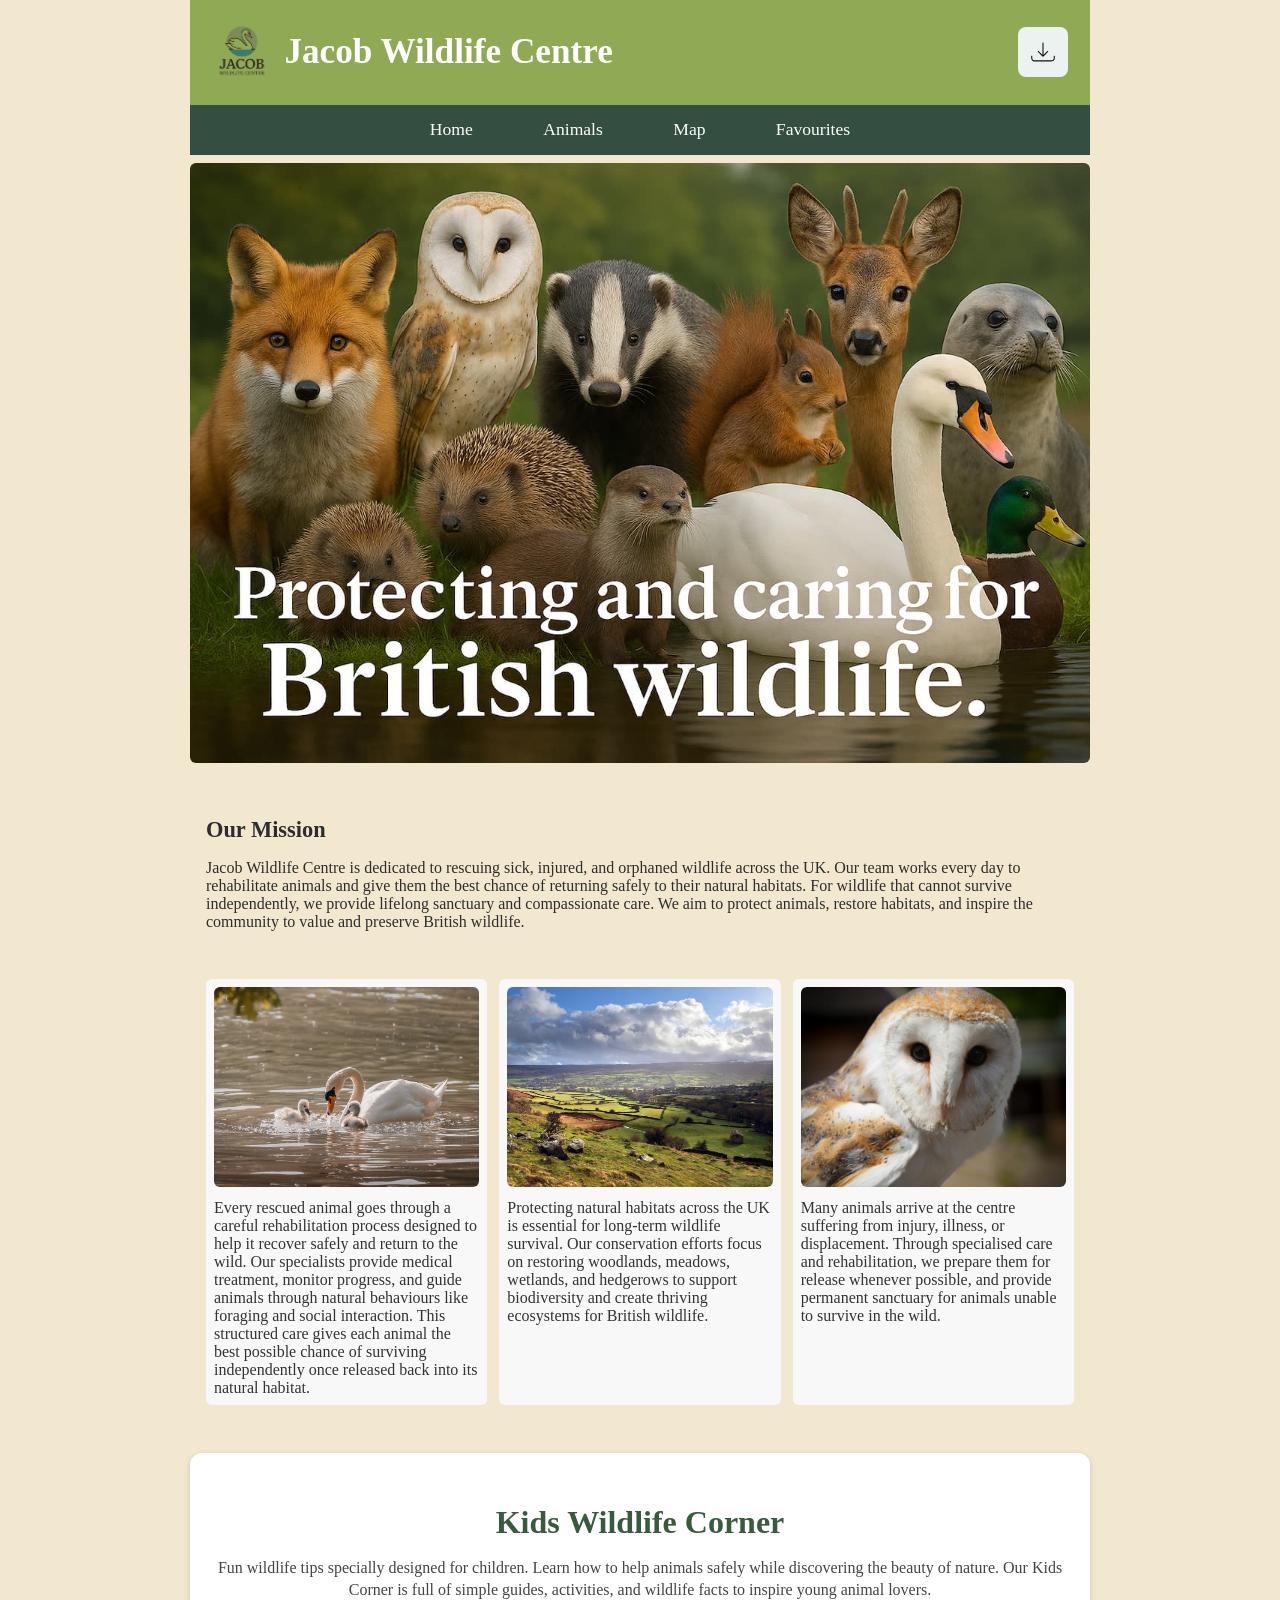
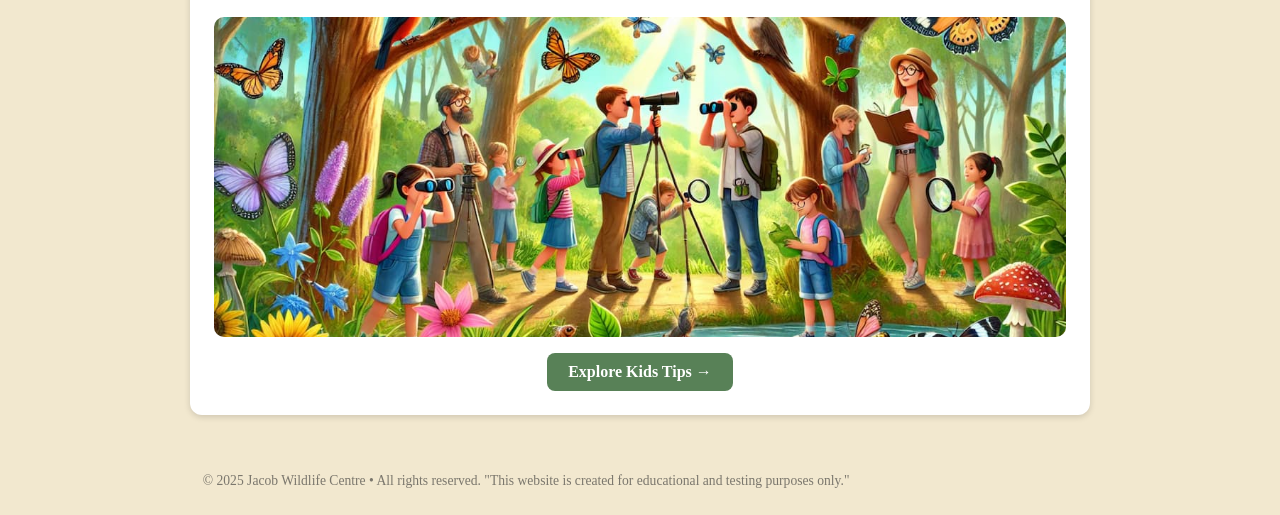
<file: project/public1/index.html>
<!DOCTYPE html>
<html lang="en">
<head>
  <meta charset="UTF-8">
  <meta name="viewport" content="width=device-width, initial-scale=1.0">
  <title>Home</title>
<link rel="icon" href="images/icons/icon-192x192.png" type="image/png">


  <link rel="stylesheet" href="css/base.css">
  <link rel="stylesheet" href="css/home.css">
  <meta name="theme-color" content="#4CAF50">
  <link rel="manifest" href="manifest.json">
</head>

<body>

  <header class="top-nav">
    <div class="logo-container">
        <img src="images/logo.png" alt="Jacob Wildlife Centre Logo" class="logo">
        <h1>Jacob Wildlife Centre</h1>
    </div>
    <button class="download-btn">
    <img src="images/icons/download.svg" alt="Download" class="download-icon">
</button>

</header>

  <nav class="tablet-nav tablet-only">
      <a href="index.html">Home</a>
      <a href="animals.html">Animals</a>
      <a href="map.html">Map</a>
      <a href="favourites.html">Favourites</a>
  </nav>

  <main>

      <img src="images/home/banner.jpg" class="home-banner" alt="British Wildlife Banner">

      <section class="intro">
          <h2>Our Mission</h2>
          <p>
            Jacob Wildlife Centre is dedicated to rescuing sick, injured, and orphaned wildlife across the UK. 
            Our team works every day to rehabilitate animals and give them the best chance of returning safely 
            to their natural habitats. For wildlife that cannot survive independently, we provide lifelong 
            sanctuary and compassionate care. We aim to protect animals, restore habitats, and inspire the 
            community to value and preserve British wildlife.
          </p>
      </section>

      <section class="sub-images">

          <div class="sub-item">
              <img src="images/home/homesubimagek.jpg" alt="Wildlife rehabilitation process">
              <p>
                Every rescued animal goes through a careful rehabilitation process designed to help it recover 
                safely and return to the wild. Our specialists provide medical treatment, monitor progress, and 
                guide animals through natural behaviours like foraging and social interaction. This structured 
                care gives each animal the best possible chance of surviving independently once released back 
                into its natural habitat.
              </p>
          </div>

          <div class="sub-item">
              <img src="images/home/subhome.jpg" alt="British countryside">
              <p>
                Protecting natural habitats across the UK is essential for long-term wildlife survival. Our 
                conservation efforts focus on restoring woodlands, meadows, wetlands, and hedgerows to support 
                biodiversity and create thriving ecosystems for British wildlife.
              </p>
          </div>

          <div class="sub-item">
              <img src="images/home/swan-subhome.jpg" alt="Mute swans in nature">
              <p>
                Many animals arrive at the centre suffering from injury, illness, or displacement. Through 
                specialised care and rehabilitation, we prepare them for release whenever possible, and provide 
                permanent sanctuary for animals unable to survive in the wild.
              </p>
          </div>

      </section>

      <section class="kids-feature">
          <h2 class="kids-title">Kids Wildlife Corner</h2>

          <p class="kids-description">
              Fun wildlife tips specially designed for children. Learn how to help animals safely while 
              discovering the beauty of nature. Our Kids Corner is full of simple guides, activities, and 
              wildlife facts to inspire young animal lovers.
          </p>

          <img src="images/home/kids-banner.jpg" alt="Kids learning about wildlife" class="kids-feature-img">

          <a href="kids-tips.html" class="kids-feature-btn">Explore Kids Tips →</a>
      </section>

  </main>

  <footer class="copyright">
      <p>© 2025 Jacob Wildlife Centre • All rights reserved. "This website is created for educational and testing purposes only."
      </p>
  </footer>

  <nav class="bottom-nav mobile-only">
      <a href="index.html">Home</a>
      <a href="animals.html">Animals</a>
      <a href="map.html">Map</a>
      <a href="favourites.html">Favourites</a>
  </nav>

  <script src="js/main.js"></script>
  </body>
</html>
</file>
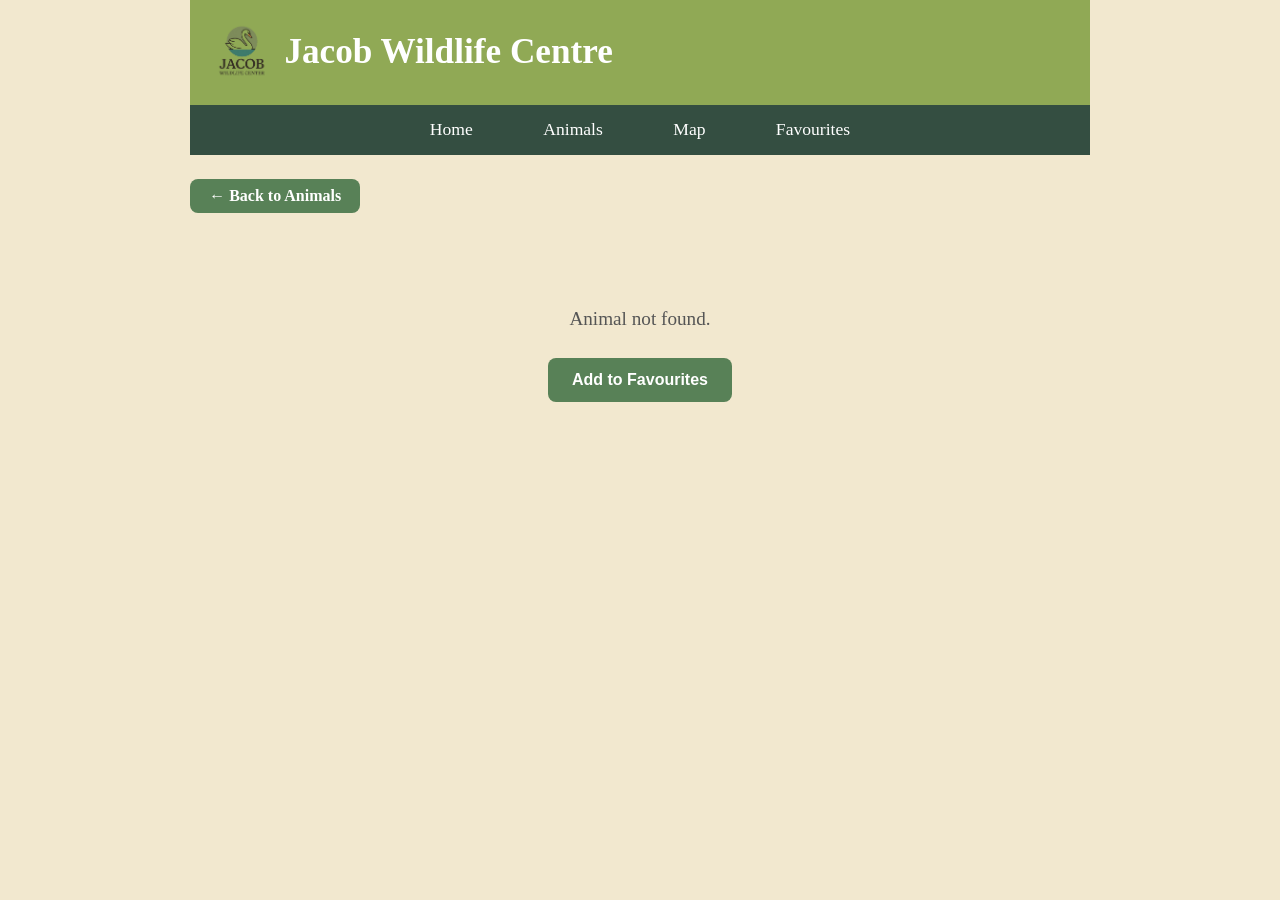
<file: project/public1/animal-detail.html>
<!DOCTYPE html>
<html lang="en">
<head>
    <meta charset="UTF-8">
    <meta name="viewport" content="width=device-width, initial-scale=1.0">
    <title>Animal Details</title>
<link rel="icon" href="images/icons/icon-192x192.png" type="image/png">

    <link rel="stylesheet" href="css/base.css">
    <link rel="stylesheet" href="css/animal-details.css">
    <meta name="theme-color" content="#4CAF50">
    <link rel="manifest" href="manifest.json">
</head>

<body>

<header class="top-nav">
    <div class="logo-container">
        <img src="images/logo.png" alt="Jacob Wildlife Centre Logo" class="logo">
        <h1>Jacob Wildlife Centre</h1>
    </div>
</header>

<nav class="tablet-nav tablet-only">
    <a href="index.html">Home</a>
    <a href="animals.html">Animals</a>
    <a href="map.html">Map</a>
    <a href="favourites.html">Favourites</a>
</nav>

<a href="animals.html" class="back-btn">← Back to Animals</a>

<main>
    <section class="animal-detail-section">
        <div id="animalDetail" class="animal-detail">

        </div>
        <button id="favBtn" class="fav-btn">Add to Favourites</button>
    </section>
</main>

<nav class="bottom-nav mobile-only">
    <a href="index.html">Home</a>
    <a href="animals.html">Animals</a>
    <a href="map.html">Map</a>
    <a href="favourites.html">Favourites</a>
</nav>

<script src="js/details.js"></script>
<script src="js/main.js"></script>
</body>
</html>
</file>
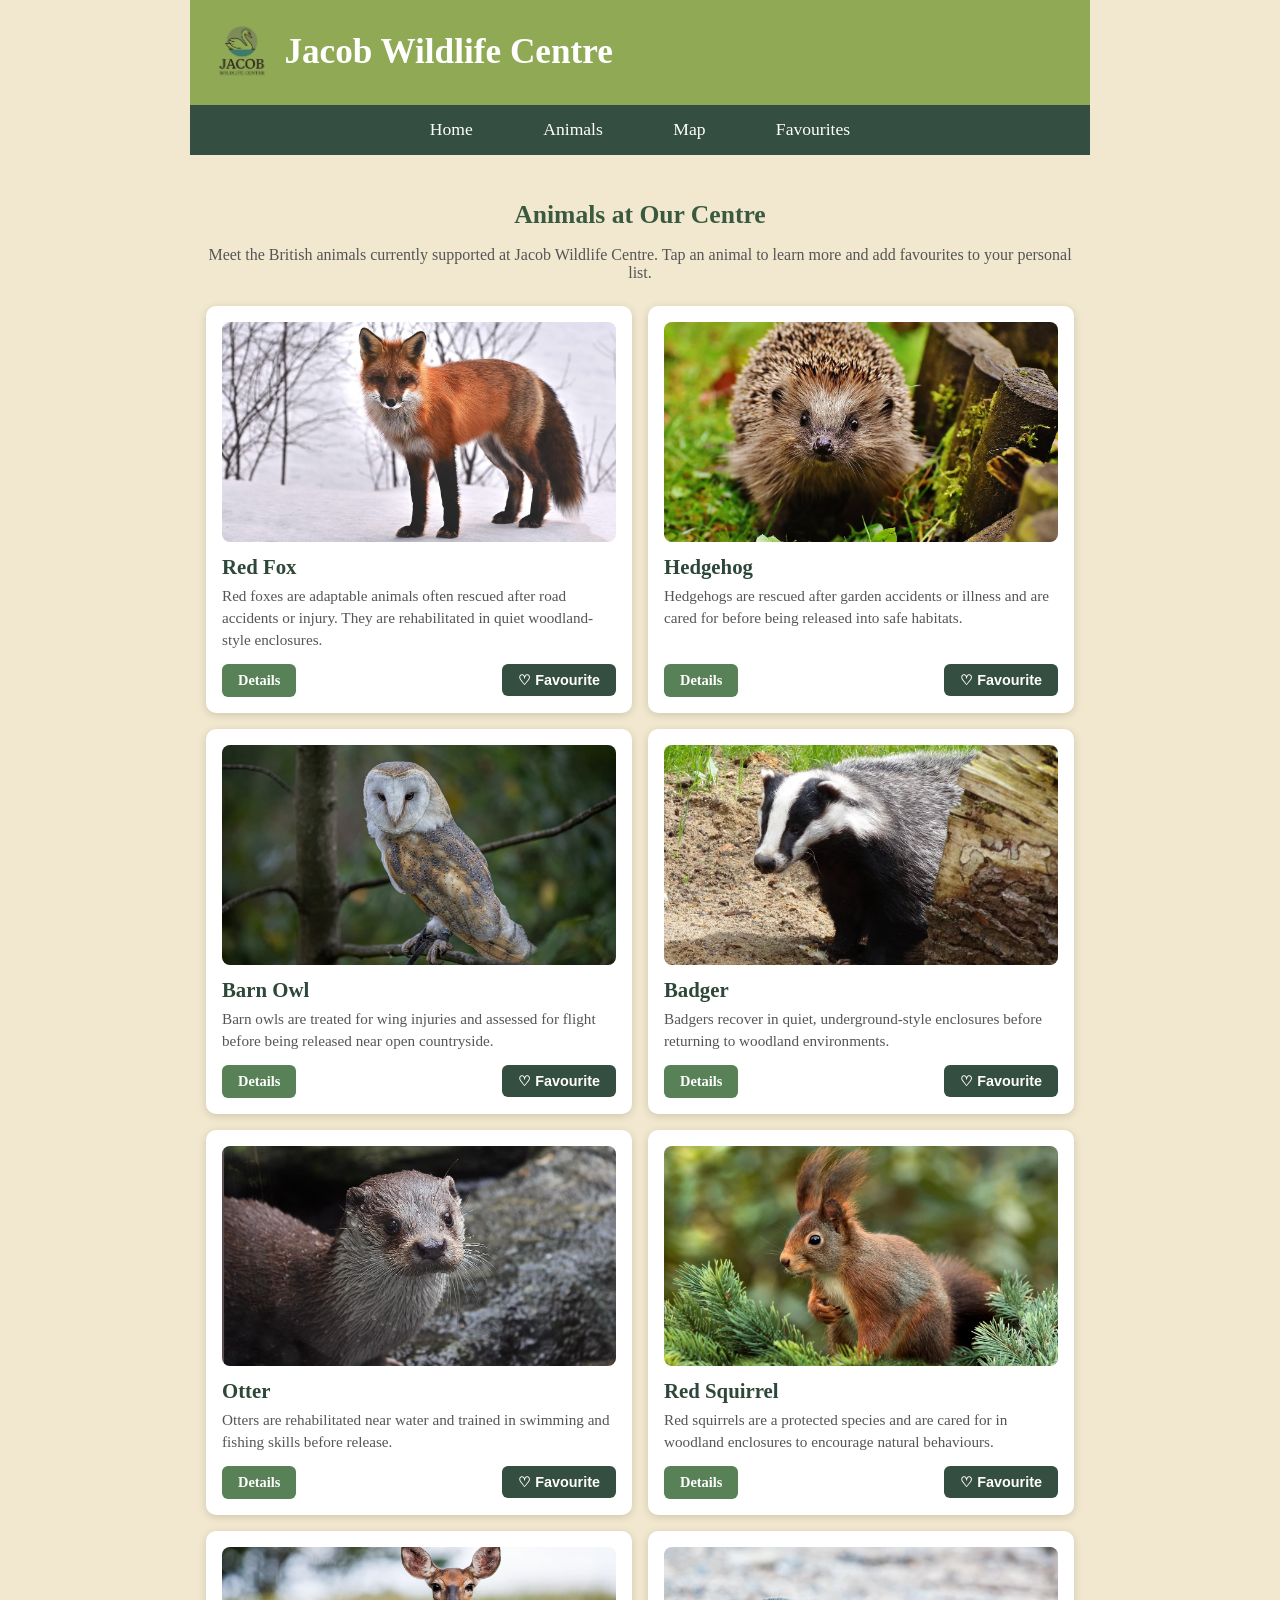
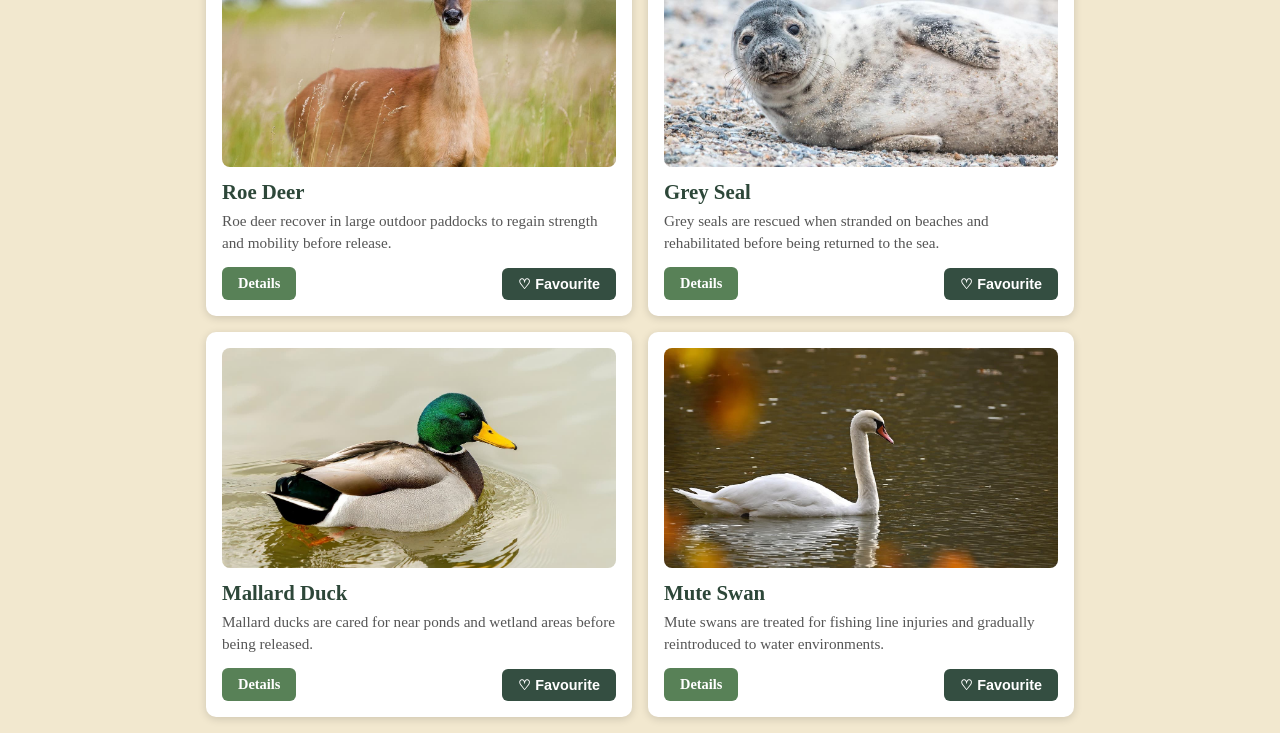
<file: project/public1/animals.html>
<!DOCTYPE html>
<html lang="en">
<head>
    <meta charset="UTF-8">
    <meta name="viewport" content="width=device-width, initial-scale=1.0">
    <title>Animals</title>
<link rel="icon" href="images/icons/icon-192x192.png" type="image/png">

    <link rel="stylesheet" href="css/base.css">
    <link rel="stylesheet" href="css/animals.css">
    <meta name="theme-color" content="#4CAF50">
    <link rel="manifest" href="manifest.json">

</head>

<body>


<header class="top-nav">
  <div class="logo-container">
    <img src="images/logo.png" alt="Jacob Wildlife Centre Logo" class="logo">
    <h1>Jacob Wildlife Centre</h1>
  </div>
</header>


<nav class="tablet-nav tablet-only">
    <a href="index.html">Home</a>
    <a href="animals.html">Animals</a>
    <a href="map.html">Map</a>
    <a href="favourites.html">Favourites</a>
</nav>

<main>
    <section class="animal-list-section">
        <h2 class="section-title">Animals at Our Centre</h2>
        <p class="section-description">
            Meet the British animals currently supported at Jacob Wildlife Centre.
            Tap an animal to learn more and add favourites to your personal list.
        </p>

        <div id="animalList" class="animal-grid"></div>
    </section>
</main>


<nav class="bottom-nav mobile-only">
    <a href="index.html">Home</a>
    <a href="animals.html">Animals</a>
    <a href="map.html">Map</a>
    <a href="favourites.html">Favourites</a>
</nav>

<script src="js/animals.js"></script>
<script src="js/main.js"></script>
</body>
</html>
</file>
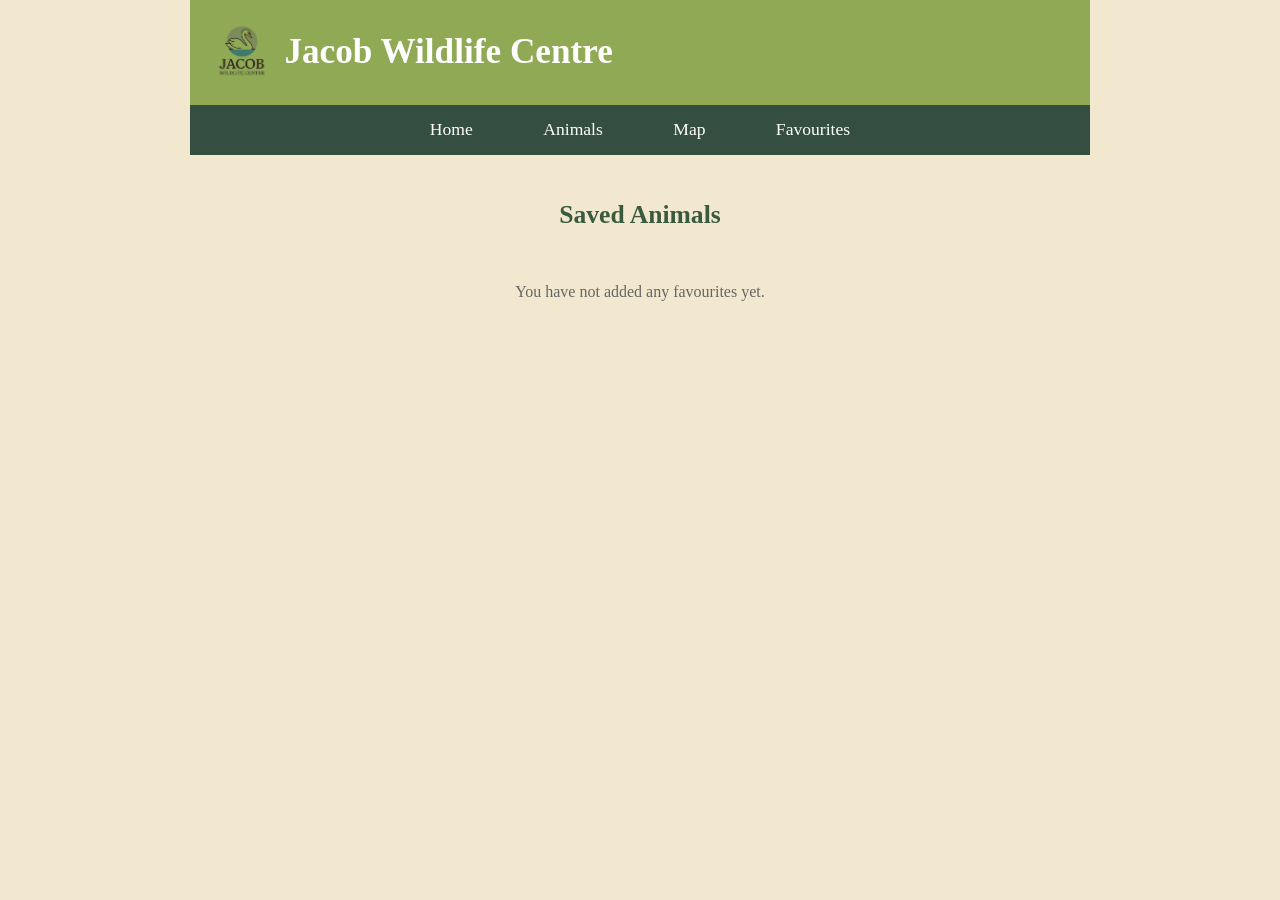
<file: project/public1/favourites.html>
<!DOCTYPE html>
<html lang="en">
<head>
    <meta charset="UTF-8">
    <meta name="viewport" content="width=device-width, initial-scale=1.0">
    <title>Favourites</title>
<link rel="icon" href="images/icons/icon-192x192.png" type="image/png">

    <link rel="stylesheet" href="css/base.css">
    <link rel="stylesheet" href="css/favourites.css">
    <meta name="theme-color" content="#4CAF50">
    <link rel="manifest" href="manifest.json">
</head>

<body>

<header class="top-nav">
  <div class="logo-container">
    <img src="images/logo.png" alt="Jacob Wildlife Centre Logo" class="logo">
    <h1>Jacob Wildlife Centre</h1>
  </div>
</header>



<nav class="tablet-nav tablet-only">
    <a href="index.html">Home</a>
    <a href="animals.html">Animals</a>
    <a href="map.html">Map</a>
    <a href="favourites.html">Favourites</a>
</nav>

<main>
    <section class="fav-section">
        <h2 class="section-title">Saved Animals</h2>

        <div id="favList" class="fav-grid"></div>

        <p id="noFavs" class="no-favs-message" style="display:none;">
            You have not added any favourites yet.
        </p>
    </section>
</main>

<nav class="bottom-nav mobile-only">
    <a href="index.html">Home</a>
    <a href="animals.html">Animals</a>
    <a href="map.html">Map</a>
    <a href="favourites.html">Favourites</a>
</nav>

<script src="js/favourites.js"></script>
<script src="js/main.js"></script>
</body>
</html>
</file>
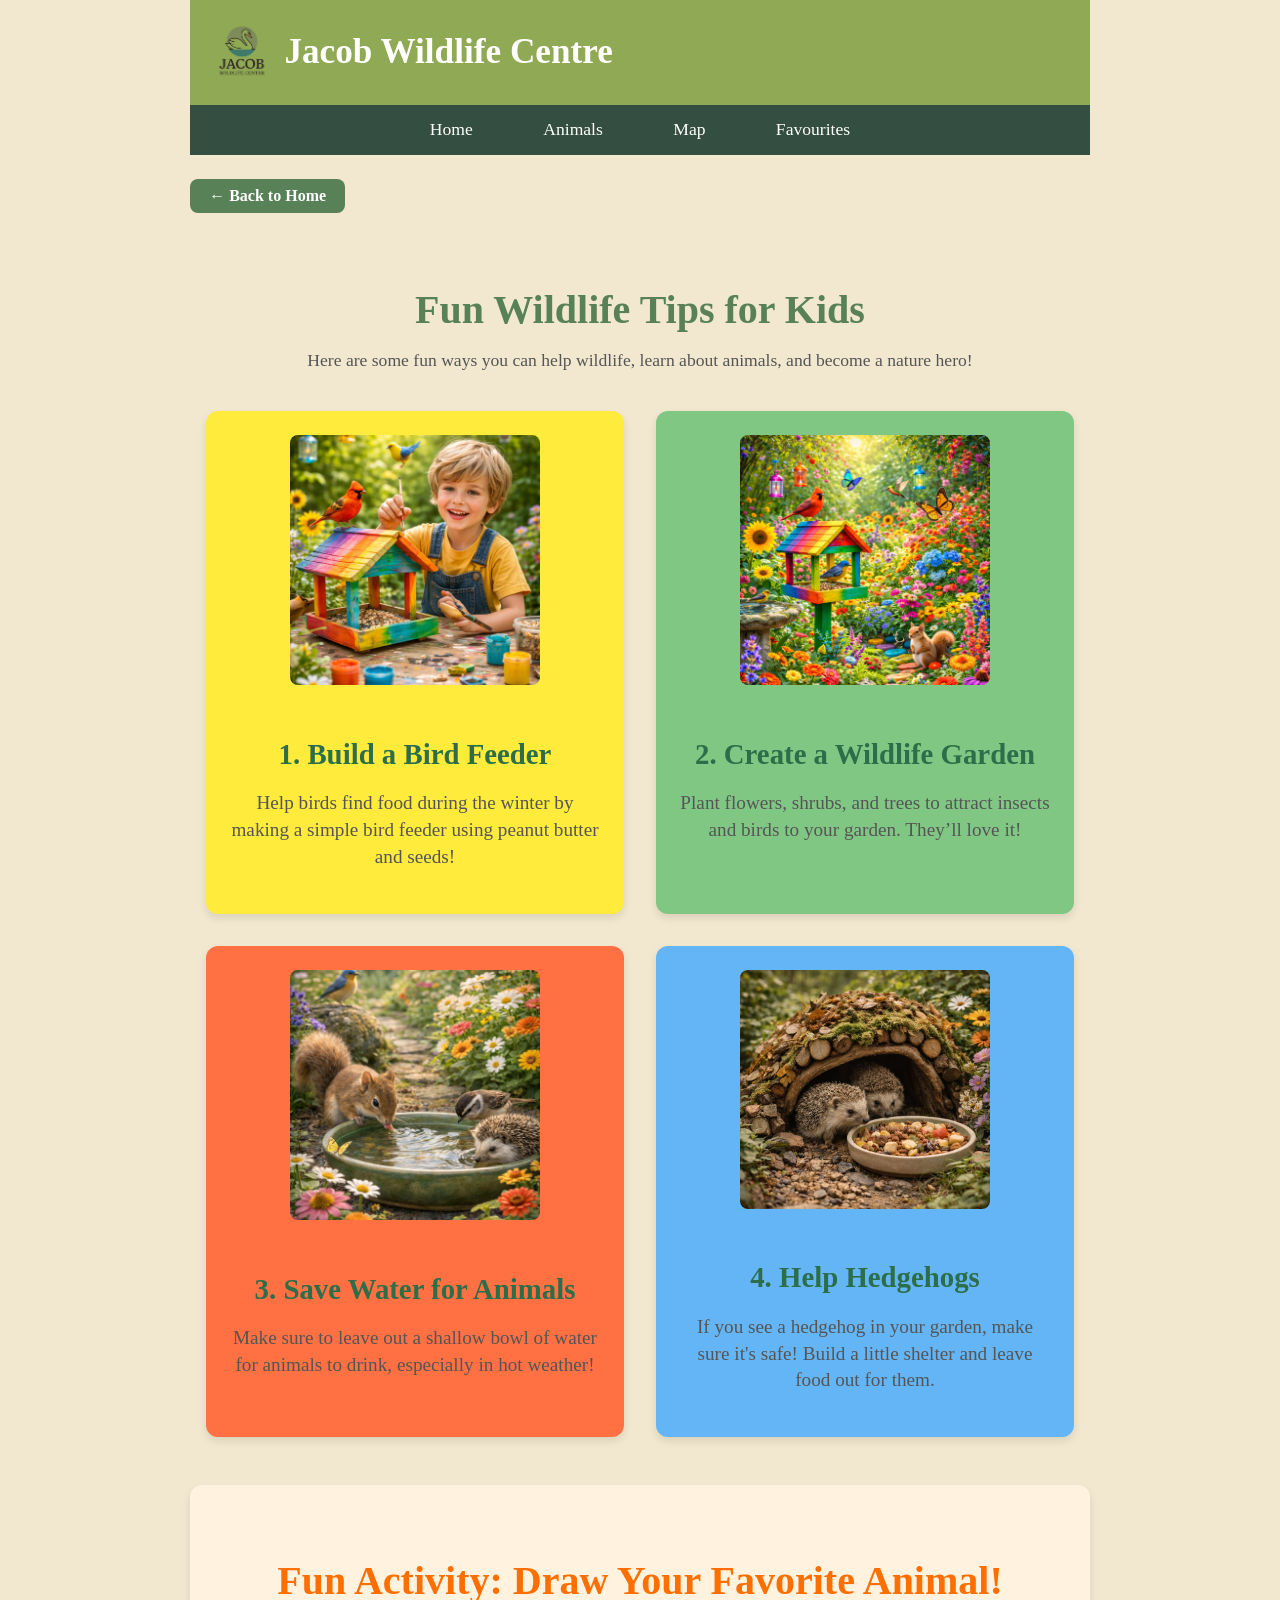
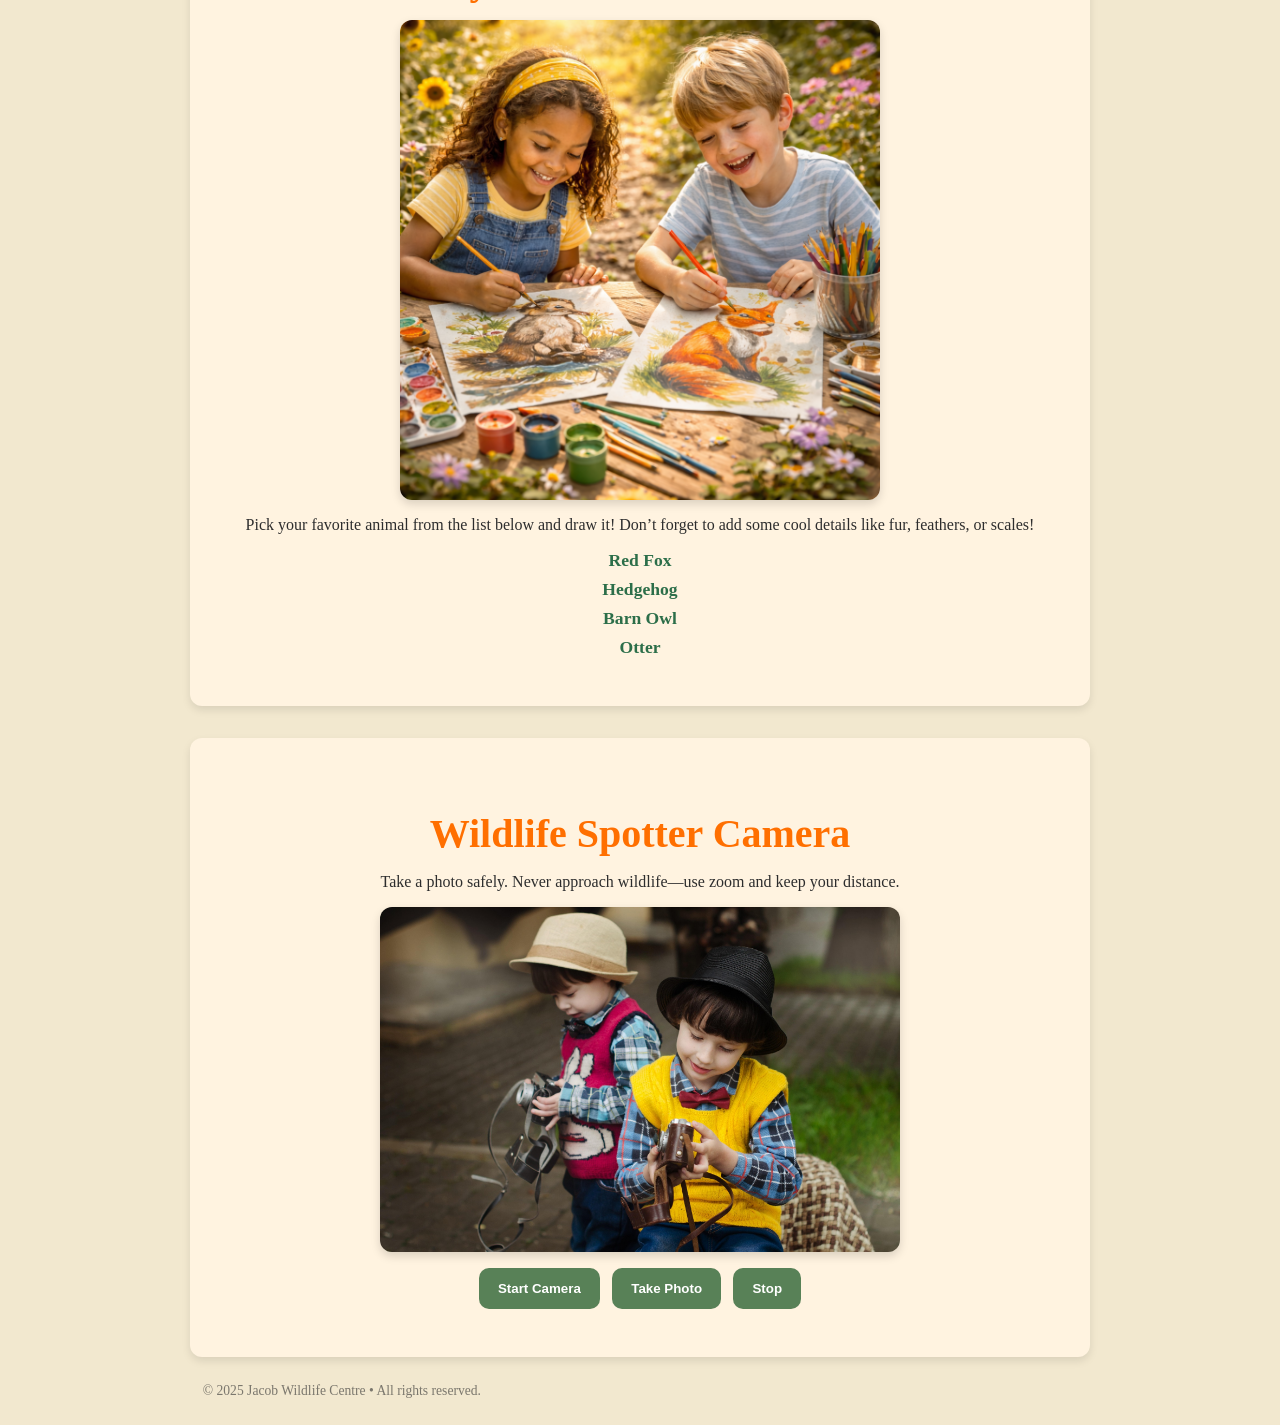
<file: project/public1/kids-tips.html>
<!DOCTYPE html>
<html lang="en">
<head>
    <meta charset="UTF-8">
    <meta name="viewport" content="width=device-width, initial-scale=1.0">
    <title>Kids Wildlife Tips</title>
<link rel="icon" href="images/icons/icon-192x192.png" type="image/png">


    <link rel="stylesheet" href="css/base.css">
    <link rel="stylesheet" href="css/kids.css">
    <meta name="theme-color" content="#4CAF50">
    <link rel="manifest" href="manifest.json">
</head>
<body>

<header class="top-nav">
  <div class="logo-container">
    <img src="images/logo.png" alt="Jacob Wildlife Centre Logo" class="logo">
    <h1>Jacob Wildlife Centre</h1>
  </div>
</header>

<nav class="tablet-nav tablet-only">
    <a href="index.html">Home</a>
    <a href="animals.html">Animals</a>
    <a href="map.html">Map</a>
    <a href="favourites.html">Favourites</a>
</nav>

<a href="index.html" class="back-btn">← Back to Home</a>

<main>
    <section class="kids-section">
        <h2 class="section-title">Fun Wildlife Tips for Kids</h2>
        <p class="section-description">
            Here are some fun ways you can help wildlife, learn about animals, and become a nature hero!
        </p>


        <div class="tips-list">
            <div class="tip" style="background-color: #FFEB3B;">
                <div class="tip-content">
                    <img src="images/tips/bird-feeder.jpg" alt="Bird Feeder" class="tip-image">
                    <div class="tip-text">
                        <h3>1. Build a Bird Feeder</h3>
                        <p>Help birds find food during the winter by making a simple bird feeder using peanut butter and seeds!</p>
                    </div>
                </div>
            </div>
            <div class="tip" style="background-color: #81C784;">
                <div class="tip-content">
                    <img src="images/tips/wildlife-garden.jpg" alt="Wildlife Garden" class="tip-image">
                    <div class="tip-text">
                        <h3>2. Create a Wildlife Garden</h3>
                        <p>Plant flowers, shrubs, and trees to attract insects and birds to your garden. They’ll love it!</p>
                    </div>
                </div>
            </div>
            <div class="tip" style="background-color: #FF7043;">
                <div class="tip-content">
                    <img src="images/tips/save-water.jpg" alt="Save Water" class="tip-image">
                    <div class="tip-text">
                        <h3>3. Save Water for Animals</h3>
                        <p>Make sure to leave out a shallow bowl of water for animals to drink, especially in hot weather!</p>
                    </div>
                </div>
            </div>
            <div class="tip" style="background-color: #64B5F6;">
                <div class="tip-content">
                    <img src="images/tips/hedgehog-help.jpg" alt="Help Hedgehogs" class="tip-image">
                    <div class="tip-text">
                        <h3>4. Help Hedgehogs</h3>
                        <p>If you see a hedgehog in your garden, make sure it's safe! Build a little shelter and leave food out for them.</p>
                    </div>
                </div>
            </div>
        </div>

        <section class="activity">
  <h3>Fun Activity: Draw Your Favorite Animal!</h3>

  <img
    src="images/tips/fun-activity.jpg"
    alt="Children drawing animals"
    class="activity-img"
  >

  <p>
    Pick your favorite animal from the list below and draw it!
    Don’t forget to add some cool details like fur, feathers, or scales!
  </p>

            <ul class="animal-list">
                <li>Red Fox</li>
                <li>Hedgehog</li>
                <li>Barn Owl</li>
                <li>Otter</li>
            </ul>
        </section>
        <!-- Camera Activity -->
<section class="activity" id="cameraActivity">
  <h3>Wildlife Spotter Camera</h3>
  <p>Take a photo safely. Never approach wildlife—use zoom and keep your distance.</p>

<img
  id="cameraPlaceholder"
  src="images/tips/camera-placeholder.jpg"
  alt="Tap start camera to take a wildlife photo"
>

<video id="video" autoplay playsinline style="display:none;"></video>

<img
  id="photo"
  alt="Your captured photo will appear here"
  style="display:none;"
>


  <div class="camera-buttons">
    <button id="startBtn" class="kids-btn">Start Camera</button>
    <button id="snapBtn" class="kids-btn" disabled>Take Photo</button>
    <button id="stopBtn" class="kids-btn" disabled>Stop</button>
  </div>

  <p id="camStatus"></p>
</section>

    </section>
</main>

<!-- Footer -->
<footer class="copyright">
    <p>© 2025 Jacob Wildlife Centre • All rights reserved.</p>
</footer>
<nav class="bottom-nav mobile-only">
    <a href="index.html">Home</a>
    <a href="animals.html">Animals</a>
    <a href="map.html">Map</a>
    <a href="favourites.html">Favourites</a>
</nav>

<script src="js/camera.js"></script>
<script src="js/main.js"></script>

</body>
</html>
</file>
<file: project/public1/css/base.css>
body {
  margin: 0;
  font-family: serif;
  background: #f2e8cf;
  color: #2d2d2d;
  padding-bottom: 70px;
}

@media (min-width: 900px) {
  body {
    max-width: 900px;
    margin: 0 auto;
  }
}

main {
  padding-top: 0.5rem; 
}

.top-nav {
  display: flex;
  justify-content: space-between;
  align-items: center;

  padding: 0.8rem 1rem;
  background: #90a955;
  color: #ffffff;

  position: sticky; 
  top: 0;
  z-index: 1000;
}

.logo-container {
  display: flex;
  align-items: center;
  gap: 0.75rem;
}

.top-nav .logo {
  height: 40px;
  width: auto;
}

.top-nav h1 {
  margin: 0;
  font-size: 1.2rem;
  line-height: 1.2;
}

.download-btn {
  background: #ecf2ef;
  border: none;
  border-radius: 8px;
  width: 46px;
  height: 46px;
  display: flex;
  align-items: center;
  justify-content: center;
  cursor: pointer;
}

.download-btn:hover {
  background: #dfe8e3;
}

.tablet-nav {
  display: none;
  background: #344e41;
  padding: 0.9rem 0;
  text-align: center;
}

.tablet-nav a {
  color: #ffffff;
  text-decoration: none;
  font-size: 1.1rem;
  margin: 0 1.2rem;
}

.bottom-nav {   /* Bottom navigation bar */
    position: fixed;
    bottom: 0;
    left: 0;
    width: 100%;
    height: 56px;

    display: flex !important;
    flex-direction: row !important; 
    flex-wrap: nowrap !important;   
    justify-content: space-around; 
    align-items: center;

    background-color: #344e41;
    border-top-left-radius: 14px;
    border-top-right-radius: 14px;

    z-index: 1000;
}

/* Bottom nav links */
.bottom-nav a {
    flex: 1;                    
    min-width: 0;               
    text-align: center;
    text-decoration: none;
    display: flex;             
    align-items: center;        
    justify-content: center;    

    color: white;
    font-size: 0.9rem;
    font-weight: 600;

    padding: 0.5rem 0;
    white-space: nowrap;
}

.mobile-only {
  display: block;
}

.tablet-only {
  display: none;
}

@media (min-width: 700px) {
  body {
    padding-bottom: 0;
  }

  .top-nav {
    padding: 1.4rem;
  }

  .top-nav h1 {
    font-size: 2.2rem;
  }

  .top-nav .logo {
    height: 60px;
  }

  /* Hide bottom nav on tablet */
  .mobile-only {
    display: none;
  }

  .tablet-only {
    display: block;
  }

  .tablet-nav {
    display: flex;
    justify-content: center;
    gap: 2rem;

    position: sticky; 
    top: 92px;        
    z-index: 999;
  }
}

@media (min-width: 700px) {
  nav.bottom-nav.mobile-only {
    display: none !important;
    visibility: hidden !important;
    height: 0 !important;
  }
}


.copyright {
  text-align: left;
  padding: 0.8rem;
  font-size: 0.85rem;
  opacity: 0.6;
}

@media (prefers-color-scheme: dark) {
  body {
    background: #121212;
    color: #eaeaea;
  }

  .top-nav {
    background: #90a955;
    color: #ffffff;
  }

  .tablet-nav,
  .bottom-nav {
    background: #344e41;
  }

  .tablet-nav a,
  .bottom-nav a {
    color: #ffffff;
  }

  section,
  .animal-card,
  .fav-card,
  .kids-feature,
  .activity {
    background: #1e2f27;
    color: #eaeaea;
  }

  main p,
  .section-description {
    color: #cfd8cf;
  }

  /*headings GREEN in dark mode */
  main h1,
  main h2,
  main h3,
  .section-title,
  .kids-title,
  .activity h3,
  #cameraActivity h3 {
    color: #90a955;
  }

  button,
  .details-btn,
  .fav-btn,
  .kids-feature-btn,
  .kids-btn {
    background: #3a7f5c;
    color: #ffffff;
  }

  button:hover,
  .details-btn:hover,
  .fav-btn:hover,
  .kids-feature-btn:hover,
  .kids-btn:hover {
    background: #4fa178;
  }

  #map {
    filter: brightness(0.9) contrast(1.05);
  }

  /* links */
  a {
    color: #9ad29a;
  }

  a:hover {
    color: #c6f1c6;
  }
}
</file>
<file: project/public1/css/home.css>
.home-banner {
    width: 100%;
    height: auto;
    border-radius: 6px;
    margin-bottom: 1rem;
}

.intro {
    padding: 1rem;
}

.intro h2 {
    font-size: 1.4rem;
    margin-bottom: 0.5rem;
}

.sub-images {
    display: grid;
    gap: 12px;
    padding: 1rem;
}

.sub-item {
    background: #f8f8f8;
    border-radius: 6px;
    padding: 0.5rem;
}

.sub-item img {
    width: 100%;
    height: 160px;
    object-fit: cover;
    border-radius: 6px;
}

.sub-item p {
    margin: 0.5rem 0 0;
    font-size: 0.9rem;
    color: #333;
    text-align: left;
}

@media (min-width: 700px) {
    .sub-images {
        grid-template-columns: repeat(3, 1fr);
    }

    .sub-item img {
        height: 200px;
    }

    .sub-item p {
        font-size: 1rem;
    }
}

.kids-feature {
    background: #fff;
    padding: 1.5rem;
    margin: 2rem 1rem;
    border-radius: 12px;
    box-shadow: 0 2px 6px rgba(0,0,0,0.15);
    text-align: center;
    font-family: serif;
}

.kids-title {
    font-size: 1.6rem;
    color: #3a5a40;
    margin-bottom: 0.5rem;
}

.kids-description {
    font-size: 1rem;
    color: #444;
    margin-bottom: 1rem;
    line-height: 1.4;
}

.kids-feature-img {
    width: 100%;
    max-width: 900px;
    height: 260px;
    object-fit: cover;
    border-radius: 10px;
    margin: 0 auto 1rem auto;
    display: block;
}

.kids-feature-btn {
    display: inline-block;
    background: #588157;
    color: white;
    padding: 0.6rem 1.3rem;
    border-radius: 8px;
    text-decoration: none;
    font-size: 1rem;
    font-weight: bold;
}

@media (min-width: 700px) {
    .kids-feature {
        max-width: 1000px;
        margin: 2rem auto;
    }

    .kids-feature-img {
        height: 320px;
    }

    .kids-title {
        font-size: 2rem;
    }
}

.download-btn {
    background-color: #ecf2ef;  
    color: white;
    padding: 0.5rem;  
    border: none;
    border-radius: 8px;
    display: flex;
    align-items: center;  
    justify-content: center;  
    width: 50px; 
    height: 50px; 
    cursor: pointer;
    overflow: hidden; 
}


.download-icon {
    width: 30px;  
    height: 30px; 
    object-fit: contain;  
    fill: white; 
    stroke: none;  
}


.download-btn:hover {
    background-color: #2c3e29; 
}
</file>
<file: project/public1/css/animal-details.css>
.animal-detail-section {
    padding: 2rem;
    text-align: center;
}

.animal-detail {
    max-width: 800px;
    margin: 0 auto;
}

.animal-detail img {
    width: 100%;
    max-width: 500px;
    height: auto;
    border-radius: 10px;
    margin-bottom: 1rem;
}

.animal-detail h2 {
    font-size: 2rem;
    color: #3a5a40;
    margin-bottom: 1rem;
}

.animal-detail p {
    font-size: 1.2rem;
    color: #555;
    line-height: 1.6;
    margin-bottom: 1.5rem;
}

.fav-btn {
    background: #588157;
    color: white;
    padding: 0.8rem 1.5rem;
    border-radius: 8px;
    border: none;
    cursor: pointer;
    font-size: 1rem;
    font-weight: bold;
}

.back-btn {
    display: inline-block;
    background-color: #588157;
    color: white;
    padding: 0.5rem 1.2rem;
    border-radius: 8px;
    text-decoration: none;
    font-size: 1rem;
    font-weight: bold;
    margin-top: 1.5rem;
    display: inline-block;
    margin-bottom: 2rem;
}

.back-btn:hover {
    background-color: #467a4d;
}

@media (min-width: 700px) {
    .animal-detail {
        max-width: 900px;
    }

    .animal-detail img {
        height: 400px;
    }
}
</file>
<file: project/public1/css/animals.css>
.animal-list-section {
    padding: 1rem;
}

.section-title {
    font-size: 1.6rem;
    margin-bottom: 0.3rem;
    color: #3a5a40;
    text-align: center;
}

.section-description {
    text-align: center;
    color: #555;
    font-size: 1rem;
    margin-bottom: 1.5rem;
}


.animal-grid {
    display: grid;
    grid-template-columns: 1fr;  
    gap: 16px;
}


.animal-card {
    background: #fff;
    padding: 1rem;
    border-radius: 10px;
    box-shadow: 0 2px 8px rgba(0,0,0,0.15);

    display: flex;
    flex-direction: column;
}

.animal-card img {
    width: 100%;
    aspect-ratio: 1 / 1;   
    object-fit: cover;
    border-radius: 8px;
}

.animal-card h3 {
    margin: 0.8rem 0 0.4rem;
    font-size: 1.3rem;
    color: #2d4739;
}

.animal-card p {
    color: #555;
    font-size: 0.95rem;
    line-height: 1.45;
    margin: 0 0 0.8rem 0;
}

.btn-row {
    margin-top: auto;                  
    display: flex;
    justify-content: space-between;
    align-items: center;
    gap: 0.5rem;
}

.details-btn {
    background: #588157;
    color: white;
    padding: 0.5rem 1rem;
    border-radius: 6px;
    text-decoration: none;
    font-weight: bold;
    font-size: 0.9rem;
}

.fav-btn {
    background: #344e41;
    color: white;
    border: none;
    padding: 0.5rem 1rem;
    border-radius: 6px;
    cursor: pointer;
    font-weight: bold;
    font-size: 0.9rem;
}

@media (min-width: 700px) {
    .animal-grid {
        grid-template-columns: repeat(2, 1fr); 
    }

    .animal-card img {
        height: 220px;
    }
}
</file>
<file: project/public1/css/favourites.css>
.fav-section {
    padding: 1rem;
}

.section-title {
    text-align: center;
    color: #3a5a40;
    font-size: 1.6rem;
}

.section-description {
    text-align: center;
    color: #555;
    margin-bottom: 1.4rem;
}

.fav-grid {
    display: grid;
    grid-template-columns: 1fr;
    gap: 16px;
}

.fav-card {
    background: #fff;
    padding: 1rem;
    border-radius: 10px;
    box-shadow: 0 2px 8px rgba(0,0,0,0.15);

    display: flex;
    flex-direction: column;
}

.fav-card img {
    width: 100%;
    aspect-ratio: 1 / 1;
    object-fit: cover;
    border-radius: 8px;
}

.fav-card h3 {
    margin: 0.8rem 0 0.4rem;
    font-size: 1.3rem;
    color: #2d4739;
}

.fav-card p {
    color: #555;
    font-size: 0.95rem;
    line-height: 1.45;
    margin-bottom: 0.8rem;
}

.btn-row {
    margin-top: auto;
    display: flex;
    justify-content: space-between;
}

.remove-btn {
    background: #a01818;
    color: #fff;
    padding: 0.5rem 1rem;
    border-radius: 6px;
    border: none;
    cursor: pointer;
}
.details-btn {
    background: #588157;
    color: white;
    padding: 0.5rem 1rem;
    border-radius: 6px;
    text-decoration: none;
    font-weight: bold;
    font-size: 0.9rem;
}

.no-favs-message {
    text-align: center;
    color: #666;
    margin-top: 2rem;
}

@media (min-width: 700px) {
    .fav-grid {
        grid-template-columns: repeat(2, 1fr);
    }
}
</file>
<file: project/public1/css/kids.css>
.section-title {
    font-size: 2.5rem;
    color: #588157;
    text-align: center;
    margin-bottom: 1rem;
    font-weight: bold;
}

.section-description {
    font-size: 1.1rem;
    color: #555;
    margin-bottom: 1.5rem;
    text-align: center;
}

.tips-list {
    display: grid;
    gap: 2rem;
    padding: 1rem;
    grid-template-columns: 1fr;  
}

.tip {
    background-color: #FFF;
    border-radius: 12px;
    padding: 1.5rem;
    box-shadow: 0 4px 8px rgba(0, 0, 0, 0.1);
    transition: transform 0.3s ease;
    overflow: hidden;
}

.tip:hover {
    transform: scale(1.05);  
}

.tip-content {
    display: flex;
    flex-direction: column;
    align-items: center;
    gap: 1.5rem;
}

.tip-image {
    width: 100%;  
    height: auto;
    max-width: 200px; 
    border-radius: 8px;
}

.tip-text {
    text-align: center;
}

.tip h3 {
    font-size: 1.5rem;
    color: #2c6e49;
    margin-bottom: 0.5rem;
    font-weight: bold;
}

.tip p {
    font-size: 1rem;
    color: #555;
    line-height: 1.4;
}

.activity {
    background: #fff3e0;
    padding: 2rem;
    margin-top: 2rem;
    border-radius: 12px;
    box-shadow: 0 4px 8px rgba(0, 0, 0, 0.1);
    text-align: center;
}

.activity h3 {
    font-size: 2rem;
    color: #ff6f00;
    margin-bottom: 1rem;
}

.animal-list {
    list-style-type: none;
    padding: 0;
}

.animal-list li {
    font-size: 1.1rem;
    color: #2c6e49;
    margin: 0.5rem 0;
    font-weight: bold;
}

.back-btn {
    display: inline-block;
    background-color: #588157;
    color: white;
    padding: 0.5rem 1.2rem;
    border-radius: 8px;
    text-decoration: none;
    font-size: 1rem;
    font-weight: bold;
    margin-top: 1.5rem;
    display: inline-block;
    margin-bottom: 2rem;
}

.back-btn:hover {
    background-color: #467a4d;
}

@media (min-width: 700px) {       /* Tablet and Desktop Layout (Two Columns) */
    .kids-section {
        max-width: 1000px;
        margin: 0 auto;
    }

    .tips-list {
        grid-template-columns: repeat(2, 1fr);  
    }

    .tip-image {
        max-width: 250px;  
    }

    .tip h3 {
        font-size: 1.8rem;
    }

    .tip p {
        font-size: 1.2rem;
    }

    .activity h3 {
        font-size: 2.5rem;
    }
}


@media (max-width: 500px) {
    .tip-image {
        max-width: 100%;  /* Mobile Specific Adjustments */
        height: auto;
    }

    .tip h3 {
        font-size: 1.4rem;  
    }

    .tip p {
        font-size: 0.9rem;
    }

    .activity h3 {
        font-size: 1.8rem;
    }
}

.activity-img {
  width: 100%;
  max-width: 480px;
  margin: 1rem auto;
  display: block;
  border-radius: 12px;
  box-shadow: 0 4px 10px rgba(0, 0, 0, 0.15);
}

.camera-buttons {
  display: flex;
  gap: 0.75rem;
  justify-content: center;
  flex-wrap: wrap;
  margin-top: 1rem;
}

.kids-btn {
  background: #588157;
  color: #fff;
  padding: 0.8rem 1.2rem;
  border-radius: 10px;
  border: none;
  cursor: pointer;
  font-weight: bold;
}

#cameraPlaceholder {
  width: 100%;
  max-width: 520px;
  margin: 1rem auto;
  display: block;
  border-radius: 12px;
  box-shadow: 0 4px 10px rgba(0, 0, 0, 0.15);
  background: #fff;
}

#video,
#photo {
  width: 100%;
  max-width: 520px;
  margin: 1rem auto;
  display: block;
  border-radius: 12px;
  box-shadow: 0 4px 10px rgba(0, 0, 0, 0.15);
}
</file>
